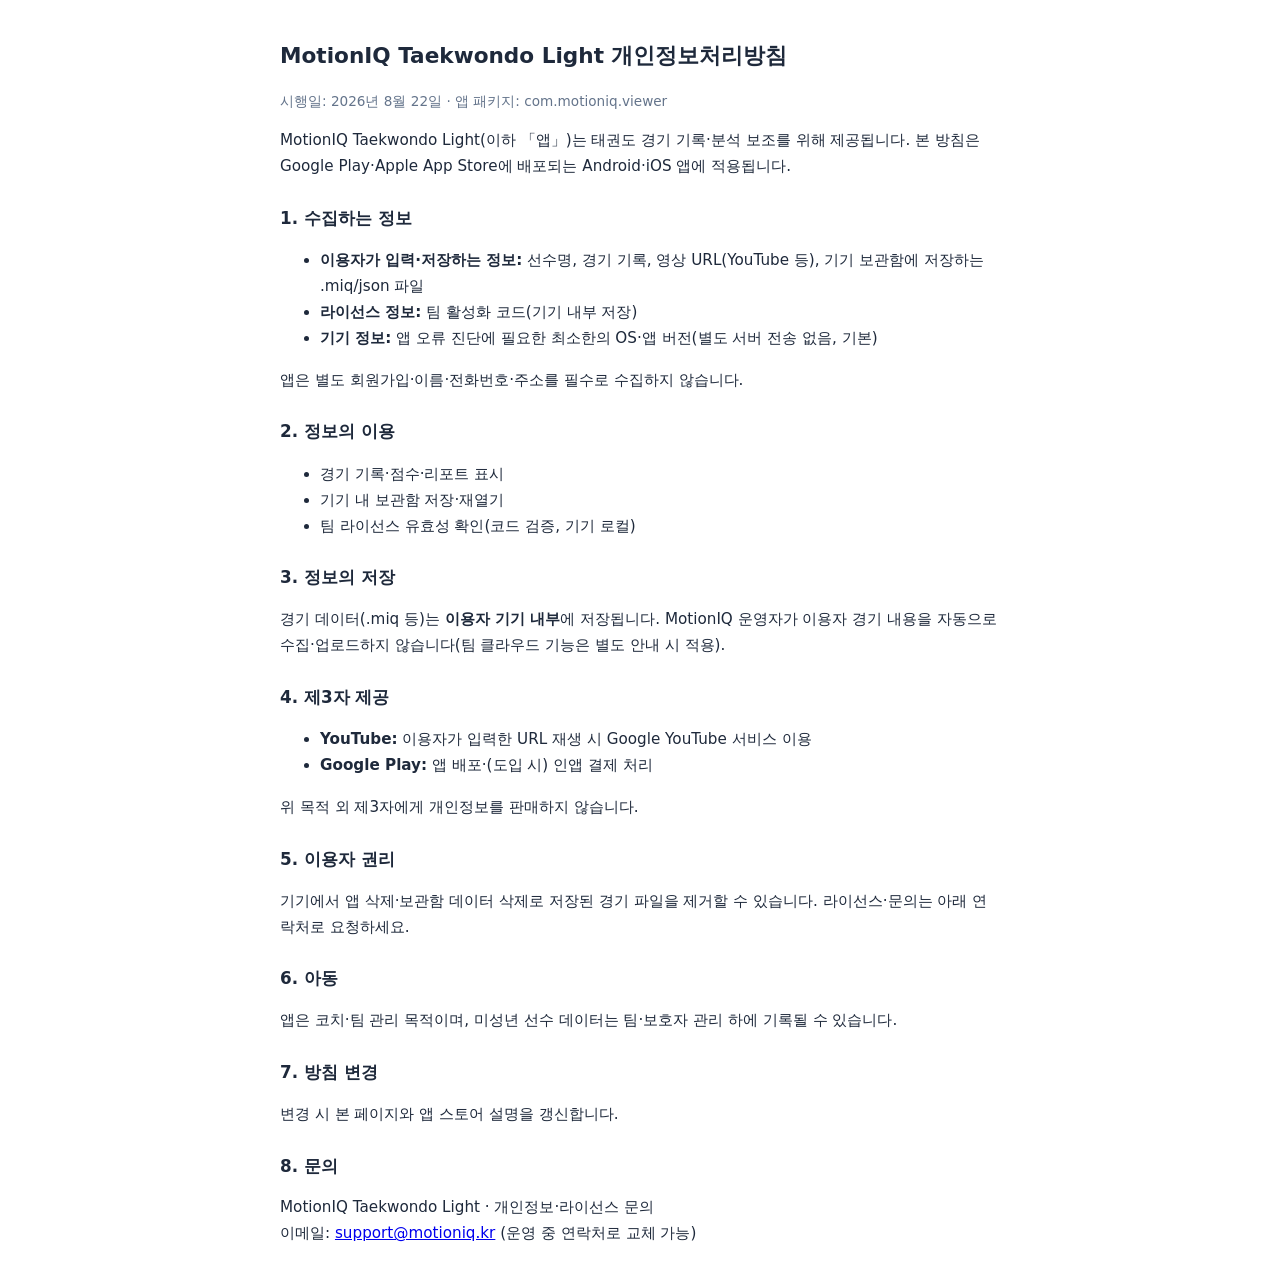
<file: privacy.html>
<!DOCTYPE html>
<html lang="ko">
<head>
  <meta charset="UTF-8" />
  <meta name="viewport" content="width=device-width, initial-scale=1" />
  <title>MotionIQ Taekwondo Light — 개인정보처리방침</title>
  <style>
    body { font-family: 'Malgun Gothic', system-ui, sans-serif; max-width: 720px; margin: 0 auto; padding: 24px 16px; line-height: 1.7; color: #1e293b; }
    h1 { font-size: 1.35rem; }
    h2 { font-size: 1.05rem; margin-top: 1.5rem; }
    p, li { font-size: 0.95rem; }
    .meta { color: #64748b; font-size: 0.85rem; }
  </style>
</head>
<body>
  <h1>MotionIQ Taekwondo Light 개인정보처리방침</h1>
  <p class="meta">시행일: 2026년 8월 22일 · 앱 패키지: com.motioniq.viewer</p>

  <p>
    MotionIQ Taekwondo Light(이하 「앱」)는 태권도 경기 기록·분석 보조를 위해 제공됩니다.
    본 방침은 Google Play·Apple App Store에 배포되는 Android·iOS 앱에 적용됩니다.
  </p>

  <h2>1. 수집하는 정보</h2>
  <ul>
    <li><strong>이용자가 입력·저장하는 정보:</strong> 선수명, 경기 기록, 영상 URL(YouTube 등), 기기 보관함에 저장하는 .miq/json 파일</li>
    <li><strong>라이선스 정보:</strong> 팀 활성화 코드(기기 내부 저장)</li>
    <li><strong>기기 정보:</strong> 앱 오류 진단에 필요한 최소한의 OS·앱 버전(별도 서버 전송 없음, 기본)</li>
  </ul>
  <p>앱은 별도 회원가입·이름·전화번호·주소를 필수로 수집하지 않습니다.</p>

  <h2>2. 정보의 이용</h2>
  <ul>
    <li>경기 기록·점수·리포트 표시</li>
    <li>기기 내 보관함 저장·재열기</li>
    <li>팀 라이선스 유효성 확인(코드 검증, 기기 로컬)</li>
  </ul>

  <h2>3. 정보의 저장</h2>
  <p>
    경기 데이터(.miq 등)는 <strong>이용자 기기 내부</strong>에 저장됩니다.
    MotionIQ 운영자가 이용자 경기 내용을 자동으로 수집·업로드하지 않습니다(팀 클라우드 기능은 별도 안내 시 적용).
  </p>

  <h2>4. 제3자 제공</h2>
  <ul>
    <li><strong>YouTube:</strong> 이용자가 입력한 URL 재생 시 Google YouTube 서비스 이용</li>
    <li><strong>Google Play:</strong> 앱 배포·(도입 시) 인앱 결제 처리</li>
  </ul>
  <p>위 목적 외 제3자에게 개인정보를 판매하지 않습니다.</p>

  <h2>5. 이용자 권리</h2>
  <p>
    기기에서 앱 삭제·보관함 데이터 삭제로 저장된 경기 파일을 제거할 수 있습니다.
    라이선스·문의는 아래 연락처로 요청하세요.
  </p>

  <h2>6. 아동</h2>
  <p>앱은 코치·팀 관리 목적이며, 미성년 선수 데이터는 팀·보호자 관리 하에 기록될 수 있습니다.</p>

  <h2>7. 방침 변경</h2>
  <p>변경 시 본 페이지와 앱 스토어 설명을 갱신합니다.</p>

  <h2>8. 문의</h2>
  <p>
    MotionIQ Taekwondo Light · 개인정보·라이선스 문의<br />
    이메일: <a href="mailto:support@motioniq.kr">support@motioniq.kr</a> (운영 중 연락처로 교체 가능)
  </p>
</body>
</html>
</file>
